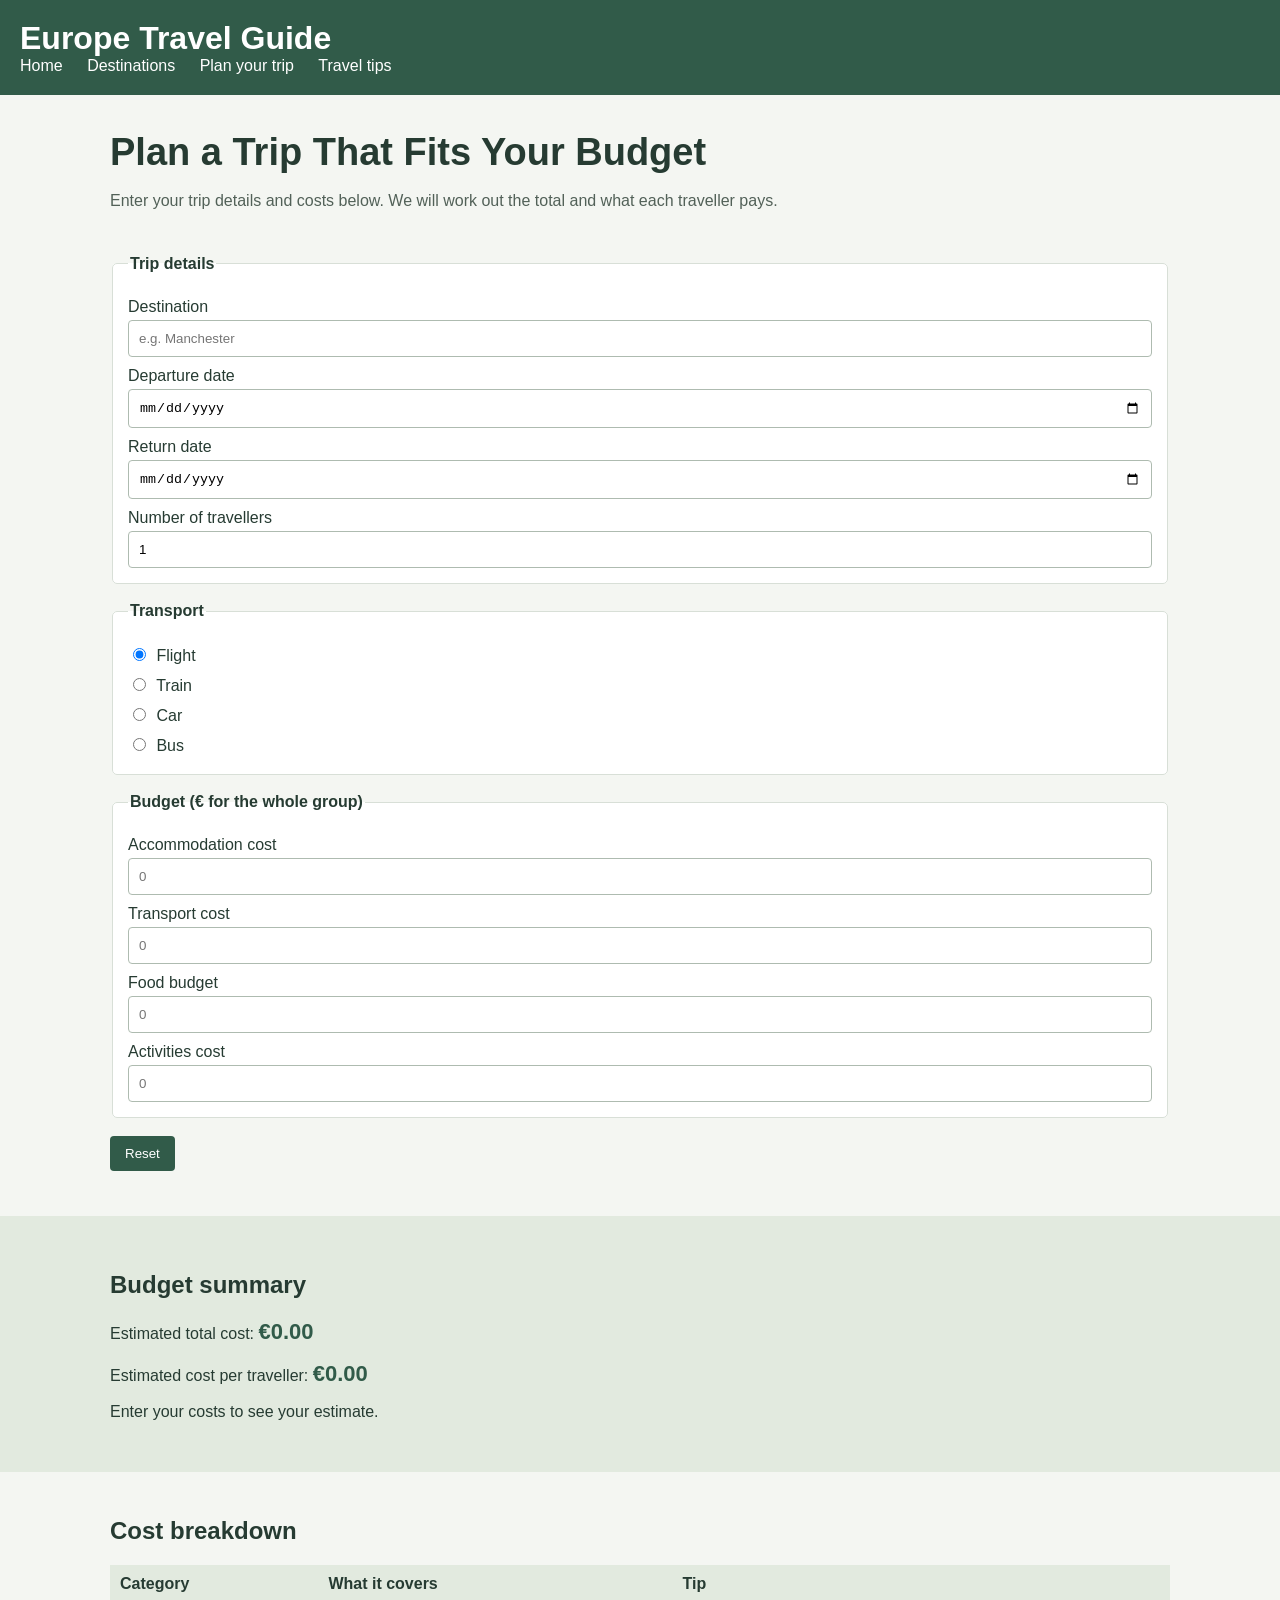
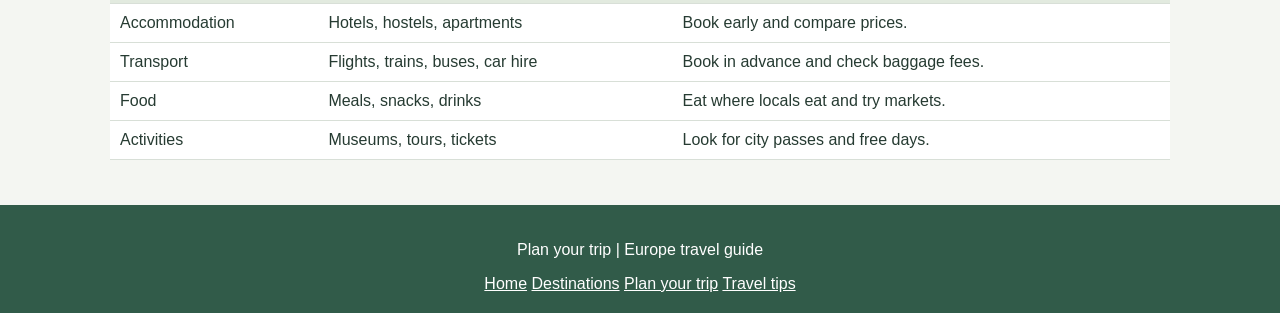
<file: plan.html>
<!DOCTYPE html>
<html lang="en">
<head>
  <meta charset="UTF-8">
  <!-- Makes the page fit phone screens -->
  <meta name="viewport" content="width=device-width, initial-scale=1">
  <title>Plan Your Trip | Explore Europe</title>
  <!-- Link to the shared CSS file -->
  <link rel="stylesheet" href="css/style.css">
</head>
<body>
  <!-- Header and menu (same on every page) -->
  <header>
    <h1>Europe Travel Guide</h1>
    <nav>
      <a href="index.html">Home</a>
      <a href="destinations.html">Destinations</a>
      <a href="plan.html">Plan your trip</a>
      <a href="tips.html">Travel tips</a>
    </nav>
  </header>

  <main>
    <!-- 1. Introduction: page title and short text -->
    <section class="hero">
      <div class="hero-text">
        <h2>Plan a Trip That Fits Your Budget</h2>
        <p>Enter your trip details and costs below. We will work out the total and what each traveller pays.</p>
      </div>
    </section>

    <!-- The form: calculate() runs every time something is typed -->
    <section class="content">
      <form id="plan-form" oninput="calculate()">

        <!-- 2. Trip details -->
        <fieldset>
          <legend>Trip details</legend>
          <label for="destination">Destination</label>
          <input type="text" id="destination" placeholder="e.g. Manchester">

          <label for="departure">Departure date</label>
          <input type="date" id="departure">

          <label for="return">Return date</label>
          <input type="date" id="return">

          <label for="travellers">Number of travellers</label>
          <!-- min="1" means at least one traveller -->
          <input type="number" id="travellers" min="1" value="1">
        </fieldset>

        <!-- 3. Transport: the visitor chooses one -->
        <fieldset>
          <legend>Transport</legend>
          <label><input type="radio" name="transport" value="Flight" checked> Flight</label>
          <label><input type="radio" name="transport" value="Train"> Train</label>
          <label><input type="radio" name="transport" value="Car"> Car</label>
          <label><input type="radio" name="transport" value="Bus"> Bus</label>
        </fieldset>

        <!-- 4. Budget calculator (cost for the whole group) -->
        <fieldset>
          <legend>Budget (€ for the whole group)</legend>
          <label for="accommodation">Accommodation cost</label>
          <input type="number" id="accommodation" min="0" placeholder="0">

          <label for="transport-cost">Transport cost</label>
          <input type="number" id="transport-cost" min="0" placeholder="0">

          <label for="food">Food budget</label>
          <input type="number" id="food" min="0" placeholder="0">

          <label for="activities">Activities cost</label>
          <input type="number" id="activities" min="0" placeholder="0">
        </fieldset>

        <!-- Reset button: runs resetForm() in plan.js -->
        <button type="button" onclick="resetForm()">Reset</button>
      </form>
    </section>

    <!-- 5. Budget summary  -->
    <section class="planning">
      <div class="planning-inner">
        <h2>Budget summary</h2>
        <p>Estimated total cost: <strong id="total-cost">€0.00</strong></p>
        <p>Estimated cost per traveller: <strong id="per-person">€0.00</strong></p>
        <p id="summary-message">Enter your costs to see your estimate.</p>
      </div>
    </section>

    <!-- 6. Cost breakdown with atable explaining each cost, with a tip -->
    <section class="content">
      <h2>Cost breakdown</h2>
      <table>
        <thead>
          <tr>
            <th>Category</th>
            <th>What it covers</th>
            <th>Tip</th>
          </tr>
        </thead>
        <tbody>
          <tr>
            <td>Accommodation</td>
            <td>Hotels, hostels, apartments</td>
            <td>Book early and compare prices.</td>
          </tr>
          <tr>
            <td>Transport</td>
            <td>Flights, trains, buses, car hire</td>
            <td>Book in advance and check baggage fees.</td>
          </tr>
          <tr>
            <td>Food</td>
            <td>Meals, snacks, drinks</td>
            <td>Eat where locals eat and try markets.</td>
          </tr>
          <tr>
            <td>Activities</td>
            <td>Museums, tours, tickets</td>
            <td>Look for city passes and free days.</td>
          </tr>
        </tbody>
     </table>
    </section>
  </main>

  <!-- Footer with links same on every page -->
  <footer>
    <p>Plan your trip | Europe travel guide</p>
    <a href="index.html">Home</a>
    <a href="destinations.html">Destinations</a>
    <a href="plan.html">Plan your trip</a>
    <a href="tips.html">Travel tips</a>
  </footer>

  <!-- Link to the JavaScript file at the end so the page loads first) -->
  <script src="js/plan.js"></script>
</body>
</html>
</file>
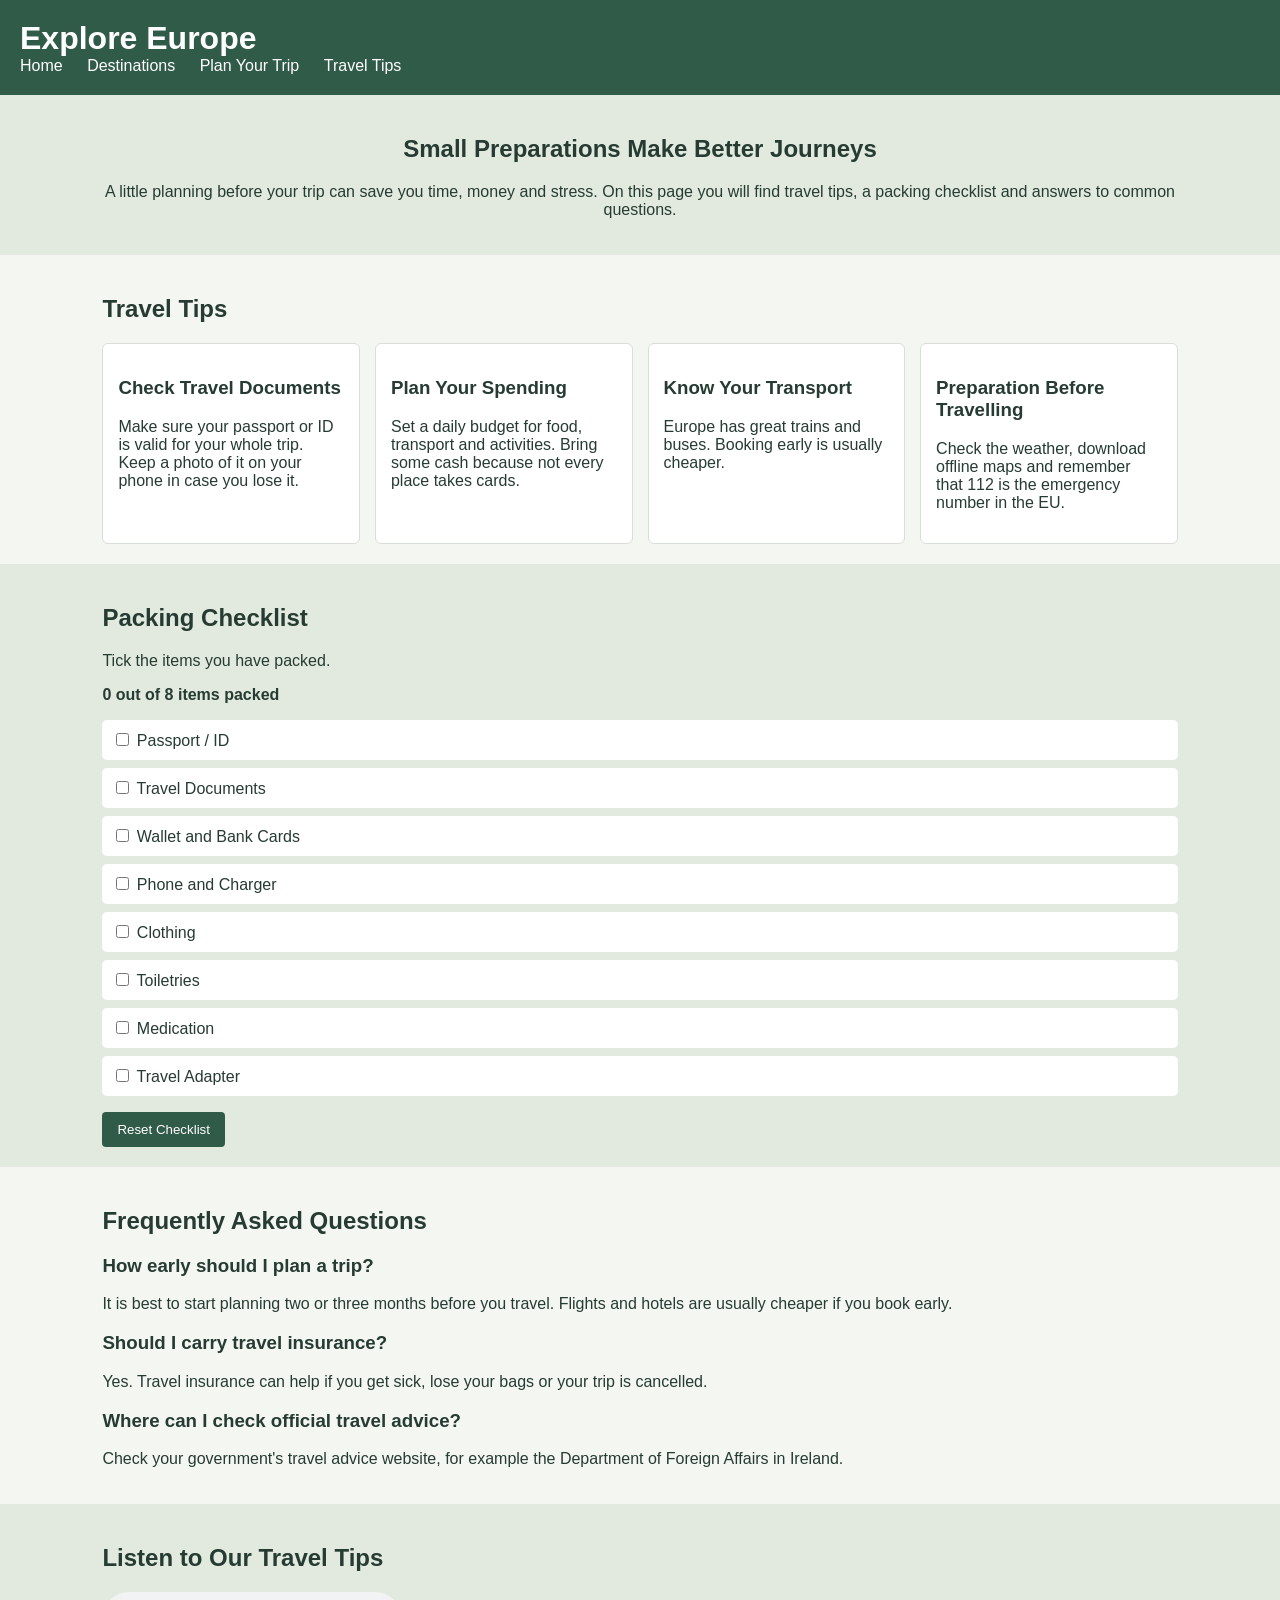
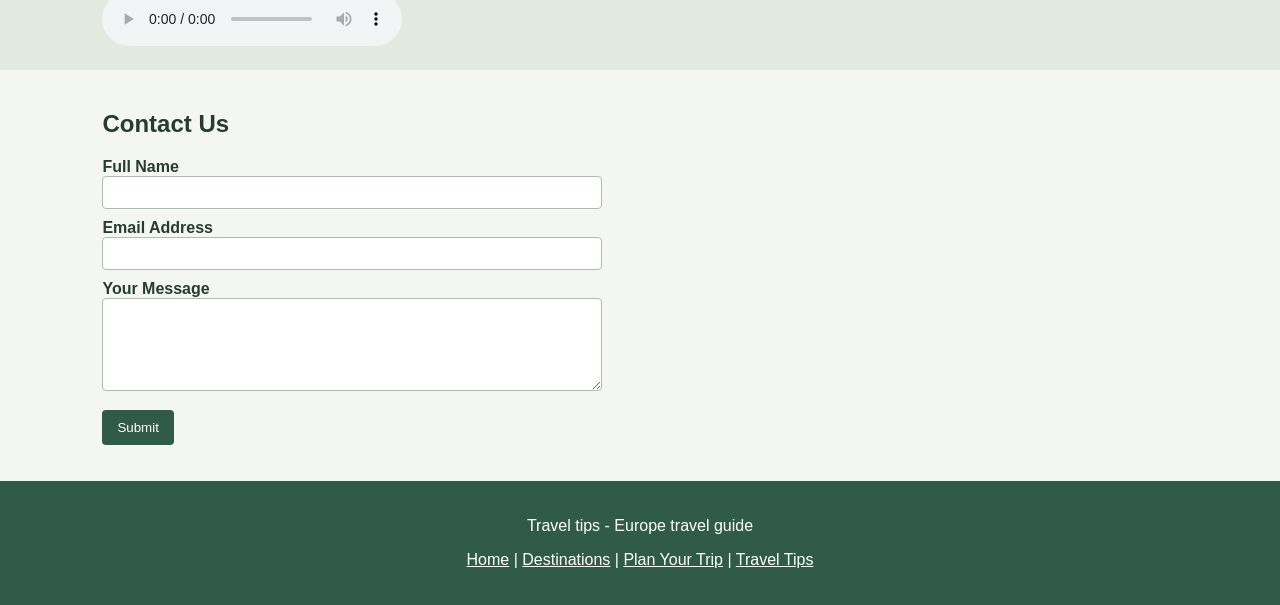
<file: tips.html>
<!DOCTYPE html>
<html lang="en">
<head>
  <meta charset="UTF-8">
  <meta name="viewport" content="width=device-width, initial-scale=1.0">
  <title>Travel Tips - Europe Travel Guide</title>
  <link rel="stylesheet" href="css/style.css">
</head>
<body>

  <!-- Header and menu -->
  <header>
    <h1>Explore Europe</h1>
    <nav>
      <a href="index.html">Home</a>
      <a href="destinations.html">Destinations</a>
      <a href="plan.html">Plan Your Trip</a>
      <a href="tips.html">Travel Tips</a>
    </nav>
  </header>

  <main>

    <!-- Introduction -->
    <section class="intro">
      <h2>Small Preparations Make Better Journeys</h2>
      <p>A little planning before your trip can save you time, money and stress. On this page you will find travel tips, a packing checklist and answers to common questions.</p>
    </section>

    <!-- Travel tips -->
    <section>
      <h2>Travel Tips</h2>
      <div class="tips">
        <article class="tip">
          <h3>Check Travel Documents</h3>
          <p>Make sure your passport or ID is valid for your whole trip. Keep a photo of it on your phone in case you lose it.</p>
        </article>
        <article class="tip">
          <h3>Plan Your Spending</h3>
          <p>Set a daily budget for food, transport and activities. Bring some cash because not every place takes cards.</p>
        </article>
        <article class="tip">
          <h3>Know Your Transport</h3>
          <p>Europe has great trains and buses. Booking early is usually cheaper.</p>
        </article>
        <article class="tip">
          <h3>Preparation Before Travelling</h3>
          <p>Check the weather, download offline maps and remember that 112 is the emergency number in the EU.</p>
        </article>
      </div>
    </section>

    <!-- Packing checklist -->
    <section class="green-box">
      <h2>Packing Checklist</h2>
      <p>Tick the items you have packed.</p>
      <p id="count">0 out of 8 items packed</p>

      <ul class="checklist">
        <li><input type="checkbox" class="item" id="item1"> <label for="item1">Passport / ID</label></li>
        <li><input type="checkbox" class="item" id="item2"> <label for="item2">Travel Documents</label></li>
        <li><input type="checkbox" class="item" id="item3"> <label for="item3">Wallet and Bank Cards</label></li>
        <li><input type="checkbox" class="item" id="item4"> <label for="item4">Phone and Charger</label></li>
        <li><input type="checkbox" class="item" id="item5"> <label for="item5">Clothing</label></li>
        <li><input type="checkbox" class="item" id="item6"> <label for="item6">Toiletries</label></li>
        <li><input type="checkbox" class="item" id="item7"> <label for="item7">Medication</label></li>
        <li><input type="checkbox" class="item" id="item8"> <label for="item8">Travel Adapter</label></li>
      </ul>

      <p id="packedMessage"></p>
      <button id="resetButton">Reset Checklist</button>
    </section>

    <!-- Frequently asked questions -->
    <section class="faq">
      <h2>Frequently Asked Questions</h2>

      <h3>How early should I plan a trip?</h3>
      <p>It is best to start planning two or three months before you travel. Flights and hotels are usually cheaper if you book early.</p>

      <h3>Should I carry travel insurance?</h3>
      <p>Yes. Travel insurance can help if you get sick, lose your bags or your trip is cancelled.</p>

      <h3>Where can I check official travel advice?</h3>
      <p>Check your government's travel advice website, for example the Department of Foreign Affairs in Ireland.</p>
    </section>

    <!-- Audio -->
    <section class="green-box">
      <h2>Listen to Our Travel Tips</h2>
      <audio controls>
        <source src="audio/travel-tips.m4a" type="audio/mp4">
        Your browser does not support audio.
      </audio>
    </section>

    <!-- Contact form -->
    <section>
      <h2>Contact Us</h2>
      <form id="contactForm">
        <label for="name">Full Name</label>
        <input type="text" id="name">

        <label for="email">Email Address</label>
        <input type="text" id="email">

        <label for="message">Your Message</label>
        <textarea id="message" rows="5"></textarea>

        <button type="submit">Submit</button>
      </form>
      <p id="formMessage"></p>
    </section>

  </main>

  <!-- Footer -->
  <footer>
    <p>Travel tips - Europe travel guide</p>
    <p>
      <a href="index.html">Home</a> |
      <a href="destinations.html">Destinations</a> |
      <a href="plan.html">Plan Your Trip</a> |
      <a href="tips.html">Travel Tips</a>
    </p>
  
  </footer>

  <script src="js/tips.js"></script>
</body>
</html>
</file>
<file: css/style.css>
/* ===== GENERAL STYLES (used on every page) ===== */

* {
  box-sizing: border-box;
}

body {
  margin: 0;
  font-family: Arial, sans-serif;
  background-color: #f4f6f2;
  color: #263b32;
}

header {
  background-color: #315b49;
  color: white;
  padding: 20px;
}

header h1 {
  margin: 0;
}

nav a {
  display: inline-block;
  color: white;
  text-decoration: none;
  margin-right: 20px;
}

nav a:hover {
  text-decoration: underline;
}

section {
  padding: 20px 8%;
}

button {
  background-color: #315b49;
  color: white;
  border: none;
  padding: 10px 15px;
  border-radius: 4px;
  cursor: pointer;
}

button:hover {
  background-color: #244636;
}

footer {
  background-color: #315b49;
  color: white;
  text-align: center;
  padding: 20px;
}

footer a {
  color: white;
}


/* ===== TRAVEL TIPS PAGE (Person 4) ===== */

.intro {
  background-color: #e2eadf;
  text-align: center;
}

.green-box {
  background-color: #e2eadf;
}

/* Tip boxes side by side */
.tips {
  display: flex;
  gap: 15px;
}

.tip {
  background-color: white;
  border: 1px solid #d8dfd7;
  border-radius: 6px;
  padding: 15px;
  flex: 1;
}

/* Checklist */
.checklist {
  list-style: none;
  padding: 0;
}

.checklist li {
  background-color: white;
  padding: 10px;
  margin-bottom: 8px;
  border-radius: 5px;
}

#count {
  font-weight: bold;
}

#packedMessage {
  color: #315b49;
  font-weight: bold;
}

/* Contact form */
#contactForm {
  max-width: 500px;
}

#contactForm label {
  display: block;
  font-weight: bold;
  margin-top: 10px;
}

#contactForm input,
#contactForm textarea {
  width: 100%;
  padding: 8px;
  border: 1px solid #aebbb0;
  border-radius: 4px;
}

#contactForm button {
  margin-top: 15px;
}

/* ===== PLAN YOUR TRIP PAGE (Person 3) ===== */

/* Intro heading */
.hero { max-width: 1100px; margin: 35px auto 0; padding: 0 20px; }
.hero-text h2 { font-size: 38px; line-height: 1.2; margin: 0 0 15px; }
.hero-text p { color: #526158; }

/* Centred content sections */
section.content { max-width: 1100px; margin: 45px auto; padding: 0 20px; }

/* Budget summary background */
.planning { background: #e2eadf; padding: 35px 20px; }
.planning-inner { max-width: 1060px; margin: auto; }

/* White boxes around each part of the form */
fieldset { background: white; border: 1px solid #d8dfd7; border-radius: 5px; margin-bottom: 18px; padding: 15px; }
legend { font-weight: bold; }

/* Labels sit above the input boxes (only on the plan form) */
#plan-form label { display: block; margin: 10px 0 4px; }

/* Input boxes */
#plan-form input[type="text"],
#plan-form input[type="date"],
#plan-form input[type="number"] {
  width: 100%;
  padding: 10px;
  border: 1px solid #aebbb0;
  border-radius: 4px;
}

/* Radio buttons next to their text */
#plan-form input[type="radio"] { margin-right: 6px; }

/* Big green totals in the summary */
.planning strong { font-size: 22px; color: #315b49; }

/* Cost breakdown table */
table { width: 100%; border-collapse: collapse; background: white; }
th, td { text-align: left; padding: 10px; border-bottom: 1px solid #d8dfd7; }
th { background: #e2eadf; }

/* Smaller screens (phones) */
@media (max-width: 700px) {
  .hero-text h2 { font-size: 32px; }
}
</file>
